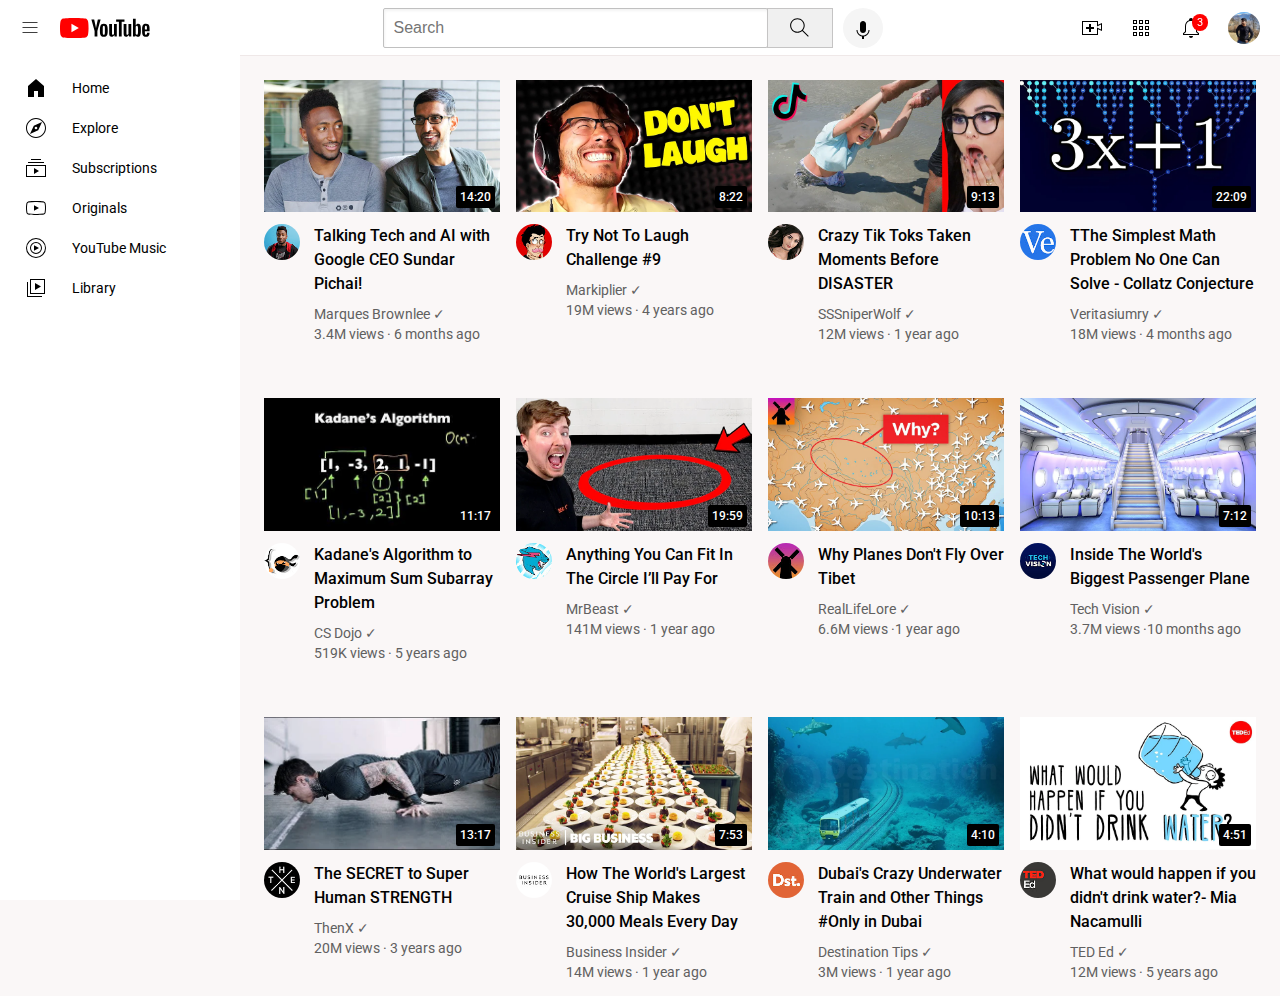
<file: index.html>
<!DOCTYPE html>
<html>

<head>
  <title>Youtube.com Clone</title>
  <link rel="preconnect" href="https://fonts.googleapis.com" />
  <link rel="preconnect" href="https://fonts.gstatic.com" crossorigin />
  <link
    href="https://fonts.googleapis.com/css2?family=Montserrat:wght@400;700&family=Roboto:wght@400;500;700&display=swap"
    rel="stylesheet" />
  <link rel="stylesheet" href="styles/video.css" />
  <link rel="stylesheet" href="styles/header.css" />
  <link rel="stylesheet" href="styles/general.css" />
  <link rel="stylesheet" href="./styles/sidebar.css" />
</head>

<body>
  <header class="header">
    <div class="left-section">
      <img class="hamburger-menu" src="./icons/hamburger-menu.svg" />
      <img class="youtube-logo" src="./icons/youtube-logo.svg" />

    </div>
    <div class="middle-section">
      <input class="search-bar" type="text" placeholder="Search" />
      <button class="search-button"><img class="search-icon" src="./icons/search.svg" />
        <div class="tooltip">Search</div>
      </button>

      <button class="voice-search-button"><img class="voice-search-icon" src="./icons/voice-search-icon.svg" />
        <div class="tooltip">Search with your voice</div>
      </button>
    </div>
    <div class="right-section">
      <div class="upload-icon-container"><img class="upload-icon" src="./icons/upload.svg" />
        <div class="tooltip">Create</div></button>
      </div>
      <div class="youtube-apps-icon-container"><img class="youtube-apps-icon" src="./icons/youtube-apps.svg" />
        <div class="tooltip">YouTube apps</div>
      </div>

      <div class="notifications-icon-container">
        <img class="notifications-icon" src="./icons/notifications.svg" />
        <div class="tooltip">Notifications</div>
        <div class="notifications-count">3</div>
      </div>

      <img class="current-user-picture" src="./channel-profilepictures/profile-pic.jpg" />



    </div>
  </header>

  <nav class="sidebar">

    <div class="sidebar-link"> <img src="icons/home.svg" />
      <div class="sidebar-text">Home</div>
    </div>
    <div class="sidebar-link"> <img src="icons/explore.svg" />
      <div class="sidebar-text">Explore</div>
    </div>
    <div class="sidebar-link"> <img src="icons/subscriptions.svg" />
      <div class="sidebar-text">Subscriptions</div>
    </div>
    <div class="sidebar-link"> <img src="icons/originals.svg" />
      <div class="sidebar-text">Originals</div>
    </div>
    <div class="sidebar-link"> <img src="icons/youtube-music.svg" />
      <div class="sidebar-text">YouTube Music</div>
    </div>
    <div class="sidebar-link"> <img src="icons/library.svg" />
      <div class="sidebar-text">Library</div>
    </div>

  </nav>

  <main>
    <section class="video-grid">


      <!-- video 1-->
      <div class="video-preview">
        <div class="thumbnail-row">
          <a href="https://youtu.be/n2RNcPRtAiY"><img class="thumbnail" src="thumbnails/thumbnail-1.webp" /></a>

          <div class="video-time ">14:20</div>
        </div>
        <div class="video-info-grid">
          <div class="channel-pictures">
            <div class="profile-picture-container">

              <a href="https://www.youtube.com/c/mkbhd"><img class="profile-picture"
                  src="channel-profilepictures/channel-1.jpeg" /></a>
              <div class="channel-tooltip">
                <img class="channel-tooltip-picture" src="channel-profilepictures/channel-1.jpeg" />
                <div>
                  <div>
                    <p class="channel-tooltip-name">Marques Brownlee</p>
                  </div>
                  <div>
                    <p class="channel-tooltip-stats">15M subscribers</p>
                  </div>

                </div>

              </div>


            </div>

          </div>

          <div class="video-info">
            <a class="video-title-link" href="https://youtu.be/n2RNcPRtAiY">
              <p class="video-title">
                Talking Tech and AI with Google CEO Sundar Pichai!
              </p>
            </a>

            <p class="video-author">Marques Brownlee &#10003;</p>
            <p class="video-stats">3.4M views &middot; 6 months ago</p>
          </div>
        </div>
      </div>

      <!-- video 2-->


      <div class="video-preview">
        <div class="thumbnail-row">
          <a href="https://youtu.be/mP0RAo9SKZk"><img class="thumbnail" src="thumbnails/thumbnail-2.webp" /></a>

          <div class="video-time ">8:22</div>
        </div>
        <div class="video-info-grid">
          <div class="channel-pictures">

            <div class="profile-picture-container">
              <a href="https://www.youtube.com/@markiplier"><img class="profile-picture"
                  src="channel-profilepictures/channel-2.jpeg" /></a>
              <div class="channel-tooltip">
                <img class="channel-tooltip-picture" src="channel-profilepictures/channel-2.jpeg" />
                <div>
                  <div>
                    <p class="channel-tooltip-name">Markiplier</p>
                  </div>
                  <div>
                    <p class="channel-tooltip-stats">35.2M subscribers</p>
                  </div>
                </div>

              </div>



            </div>


          </div>
          <div class="video-info">
            <a class="video-title-link" href="https://youtu.be/mP0RAo9SKZk">
              <p class="video-title">Try Not To Laugh Challenge #9</p>
            </a>

            <p class="video-author">Markiplier &#10003;</p>
            <p class="video-stats">19M views &middot; 4 years ago</p>
          </div>
        </div>
      </div>


      <!-- video 3-->
      <div class="video-preview">
        <div class="thumbnail-row">
          <a href="https://youtu.be/FgjPQQeTh1w"><img class="thumbnail" src="thumbnails/thumbnail-3.webp" /></a>

          <div class="video-time ">9:13</div>
        </div>
        <div class="video-info-grid">
          <div class="channel-pictures">
            <div class="profile-picture-container">
              <a href="https://www.youtube.com/@SSSniperWolf"><img class="profile-picture"
                  src="channel-profilepictures/channel-3.jpeg" /></a>
              <div class="channel-tooltip">
                <img class="channel-tooltip-picture" src="channel-profilepictures/channel-3.jpeg" />

                <div>
                  <div>
                    <p class="channel-tooltip-name">SSSniperWolf</p>
                  </div>
                  <div>
                    <p class="channel-tooltip-stats">33.7M subscribers</p>
                  </div>

                </div>

              </div>
            </div>


          </div>
          <div class="video-info">
            <a class="video-title-link" href="https://youtu.be/FgjPQQeTh1w">
              <p class="video-title">
                Crazy Tik Toks Taken Moments Before DISASTER
              </p>
            </a>


            <p class="video-author">SSSniperWolf &#10003;</p>
            <p class="video-stats">12M views &middot; 1 year ago</p>
          </div>
        </div>
      </div>


      <!-- video 4-->
      <div class="video-preview">
        <div class="thumbnail-row">
          <a href="https://youtu.be/094y1Z2wpJg"><img class="thumbnail" src="thumbnails/thumbnail-4.webp" /></a>

          <div class="video-time ">22:09</div>
        </div>
        <div class="video-info-grid">
          <div class="channel-pictures">
            <div class="profile-picture-container">
              <a href="https://www.youtube.com/@veritasium"> <img class="profile-picture"
                  src="channel-profilepictures/channel-4.jpeg" /></a>
              <div class="channel-tooltip">
                <img class="channel-tooltip-picture" src="channel-profilepictures/channel-4.jpeg" />
                <div>
                  <div>
                    <p class="channel-tooltip-name">Veritasium</p>
                  </div>
                  <div>
                    <p class="channel-tooltip-stats">13.9M subscribers</p>
                  </div>
                </div>

              </div>

            </div>

          </div>
          <div class="video-info">
            <a class="video-title-link" href="https://youtu.be/094y1Z2wpJg">
              <p class="video-title">
                TThe Simplest Math Problem No One Can Solve - Collatz Conjecture
              </p>
            </a>


            <p class="video-author">Veritasiumry &#10003;</p>
            <p class="video-stats">18M views &middot; 4 months ago</p>
          </div>
        </div>
      </div>


      <!-- video 5-->
      <div class="video-preview">
        <div class="thumbnail-row">
          <a href="https://youtu.be/86CQq3pKSUw"> <img class="thumbnail" src="thumbnails/thumbnail-5.webp" /></a>

          <div class="video-time ">11:17</div>
        </div>
        <div class="video-info-grid">
          <div class="channel-pictures">

            <div class="profile-picture-container">
              <a href="https://www.youtube.com/@CSDojo"> <img class="profile-picture"
                  src="channel-profilepictures/channel-5.jpeg" /></a>
              <div class="channel-tooltip">
                <img class="channel-tooltip-picture" src="channel-profilepictures/channel-5.jpeg" />
                <div>
                  <div>
                    <p class="channel-tooltip-name">CS Dojo</p>
                  </div>
                  <div>
                    <p class="channel-tooltip-stats">1.91M subscribers</p>
                  </div>
                </div>

              </div>

            </div>

          </div>
          <div class="video-info">
            <a class="video-title-link" href="https://youtu.be/86CQq3pKSUw">
              <p class="video-title">
                Kadane's Algorithm to Maximum Sum Subarray Problem
              </p>
            </a>


            <p class="video-author">CS Dojo &#10003;</p>
            <p class="video-stats">519K views &middot; 5 years ago</p>
          </div>
        </div>
      </div>


      <!-- video 6-->
      <div class="video-preview">
        <div class="thumbnail-row">
          <a href="https://youtu.be/yXWw0_UfSFg"><img class="thumbnail" src="thumbnails/thumbnail-6.webp" /></a>

          <div class="video-time ">19:59</div>
        </div>
        <div class="video-info-grid">
          <div class="channel-pictures">
            <div class="profile-picture-container">
              <a href="https://www.youtube.com/@MrBeast"> <img class="profile-picture"
                  src="channel-profilepictures/channel-6.jpeg" /></a>
              <div class="channel-tooltip">
                <img class="channel-tooltip-picture" src="channel-profilepictures/channel-6.jpeg" />
                <div>
                  <div class="channel-tooltip-name">MrBeast</div>
                  <div class="channel-tooltip-stats">167M subscribers</div>
                </div>

              </div>

            </div>


          </div>
          <div class="video-info">
            <a class="video-title-link" href="https://youtu.be/yXWw0_UfSFg">
              <p class="video-title">
                Anything You Can Fit In The Circle I’ll Pay For
              </p>
            </a>


            <p class="video-author">MrBeast &#10003;</p>
            <p class="video-stats">141M views &middot; 1 year ago</p>
          </div>
        </div>
      </div>



        <!-- video 7-->

        <div class="video-preview">
          <div class="thumbnail-row">
            <a href="https://youtu.be/fNVa1qMbF9Y"><img class="thumbnail" src="thumbnails/thumbnail-7.webp" /></a>

            <div class="video-time ">10:13</div>
          </div>
          <div class="video-info-grid">
            <div class="channel-pictures">
              <div class="profile-picture-container">
                <a href="https://www.youtube.com/@RealLifeLore"> <img class="profile-picture"
                    src="channel-profilepictures/channel-7.jpeg" /></a>
                <div class="channel-tooltip">
                  <img class="channel-tooltip-picture" src="channel-profilepictures/channel-7.jpeg" />
                  <div>
                    <div class="channel-tooltip-name">RealLifeLore</div>
                    <div class="channel-tooltip-stats">6.9M subscribers</div>
                  </div>

                </div>

              </div>


            </div>
            <div class="video-info">
              <a class="video-title-link" href="https://youtu.be/fNVa1qMbF9Y">
                <p class="video-title">
                  Why Planes Don't Fly Over Tibet
                </p>
              </a>


              <p class="video-author">RealLifeLore &#10003;</p>
              <p class="video-stats">6.6M views &middot;1 year ago</p>
            </div>
          </div>
        </div>



<!-- video 8-->

<div class="video-preview">
  <div class="thumbnail-row">
    <a href="https://youtu.be/lFm4EM1juls"><img class="thumbnail" src="thumbnails/thumbnail-8.webp" /></a>

    <div class="video-time ">7:12</div>
  </div>
  <div class="video-info-grid">
    <div class="channel-pictures">
      <div class="profile-picture-container">
        <a href="https://www.youtube.com/@adin"> <img class="profile-picture"
            src="channel-profilepictures/channel-8.jpeg" /></a>
        <div class="channel-tooltip">
          <img class="channel-tooltip-picture" src="channel-profilepictures/channel-8.jpeg" />
          <div>
            <div class="channel-tooltip-name">Tech Vision</div>
            <div class="channel-tooltip-stats">815K subscribers</div>
          </div>

        </div>

      </div>


    </div>
    <div class="video-info">
      <a class="video-title-link" href="https://youtu.be/lFm4EM1juls">
        <p class="video-title">
          Inside The World's Biggest Passenger Plane
        </p>
      </a>


      <p class="video-author">Tech Vision &#10003;</p>
      <p class="video-stats">3.7M views &middot;10 months ago</p>
    </div>
  </div>
</div>


  <!-- video 9-->

  <div class="video-preview">
    <div class="thumbnail-row">
      <a href="https://youtu.be/ixmxOlcrlUc"><img class="thumbnail" src="thumbnails/thumbnail-9.webp" /></a>

      <div class="video-time ">13:17</div>
    </div>
    <div class="video-info-grid">
      <div class="channel-pictures">
        <div class="profile-picture-container">
          <a href="https://www.youtube.com/@OFFICIALTHENXSTUDIOS"> <img class="profile-picture"
              src="channel-profilepictures/channel-9.jpeg" /></a>
          <div class="channel-tooltip">
            <img class="channel-tooltip-picture" src="channel-profilepictures/channel-9.jpeg" />
            <div>
              <div class="channel-tooltip-name">THENX</div>
              <div class="channel-tooltip-stats">7.66M subscribers</div>
            </div>

          </div>

        </div>


      </div>
      <div class="video-info">
        <a class="video-title-link" href="https://youtu.be/ixmxOlcrlUc">
          <p class="video-title">
            The SECRET to Super Human STRENGTH
          </p>
        </a>


        <p class="video-author">ThenX &#10003;</p>
        <p class="video-stats">20M views &middot; 3 years ago</p>
      </div>
    </div>
  </div>


    <!-- video 10-->

    <div class="video-preview">
      <div class="thumbnail-row">
        <a href="https://youtu.be/R2vXbFp5C9o"><img class="thumbnail" src="thumbnails/thumbnail-10.webp" /></a>

        <div class="video-time ">7:53</div>
      </div>
      <div class="video-info-grid">
        <div class="channel-pictures">
          <div class="profile-picture-container">
            <a href="https://www.youtube.com/@InsiderBusiness"> <img class="profile-picture"
                src="channel-profilepictures/channel-10.jpeg" /></a>
            <div class="channel-tooltip">
              <img class="channel-tooltip-picture" src="channel-profilepictures/channel-10.jpeg" />
              <div>
                <div class="channel-tooltip-name">Business Insider</div>
                <div class="channel-tooltip-stats">7.89M subscribers</div>
              </div>

            </div>

          </div>


        </div>
        <div class="video-info">
          <a class="video-title-link" href="https://youtu.be/R2vXbFp5C9o">
            <p class="video-title">
              How The World's Largest Cruise Ship Makes 30,000 Meals Every Day
            </p>
          </a>


          <p class="video-author">Business Insider &#10003;</p>
          <p class="video-stats">14M views &middot; 1 year ago</p>
        </div>
      </div>
    </div>




      <!-- video 11-->

      <div class="video-preview">
        <div class="thumbnail-row">
          <a href="https://youtu.be/0nZuYyXET3s"><img class="thumbnail" src="thumbnails/thumbnail-11.webp" /></a>

          <div class="video-time ">4:10</div>
        </div>
        <div class="video-info-grid">
          <div class="channel-pictures">
            <div class="profile-picture-container">
              <a href="https://www.youtube.com/@Destinationtips"> <img class="profile-picture"
                  src="channel-profilepictures/channel-11.jpeg" /></a>
              <div class="channel-tooltip">
                <img class="channel-tooltip-picture" src="channel-profilepictures/channel-11.jpeg" />
                <div>
                  <div class="channel-tooltip-name">Destination tips</div>
                  <div class="channel-tooltip-stats">282K subscribers</div>
                </div>

              </div>

            </div>


          </div>
          <div class="video-info">
            <a class="video-title-link" href="https://youtu.be/0nZuYyXET3s">
              <p class="video-title">
                Dubai's Crazy Underwater Train and Other Things &#35;Only in Dubai
              </p>
            </a>


            <p class="video-author">Destination Tips &#10003;</p>
            <p class="video-stats">3M views &middot; 1 year ago</p>
          </div>
        </div>
      </div>






        <!-- video 12-->

        <div class="video-preview">
          <div class="thumbnail-row">
            <a href="https://youtu.be/9iMGFqMmUFs"><img class="thumbnail" src="thumbnails/thumbnail-12.webp" /></a>

            <div class="video-time ">4:51</div>
          </div>
          <div class="video-info-grid">
            <div class="channel-pictures">
              <div class="profile-picture-container">
                <a href="https://www.youtube.com/@TEDEd"> <img class="profile-picture"
                    src="channel-profilepictures/channel-12.jpeg" /></a>
                <div class="channel-tooltip">
                  <img class="channel-tooltip-picture" src="channel-profilepictures/channel-12.jpeg" />
                  <div>
                    <div class="channel-tooltip-name">TED-Ed</div>
                    <div class="channel-tooltip-stats">18.8M subscribers</div>
                  </div>

                </div>

              </div>


            </div>
            <div class="video-info">
              <a class="video-title-link" href="https://youtu.be/9iMGFqMmUFs">
                <p class="video-title">
                  What would happen if you didn't drink water?- Mia Nacamulli
                </p>
              </a>


              <p class="video-author">TED Ed &#10003;</p>
              <p class="video-stats">12M views &middot; 5 years ago</p>
            </div>
          </div>
        </div>




    </section>



  </main>

</body>

</html>
</file>
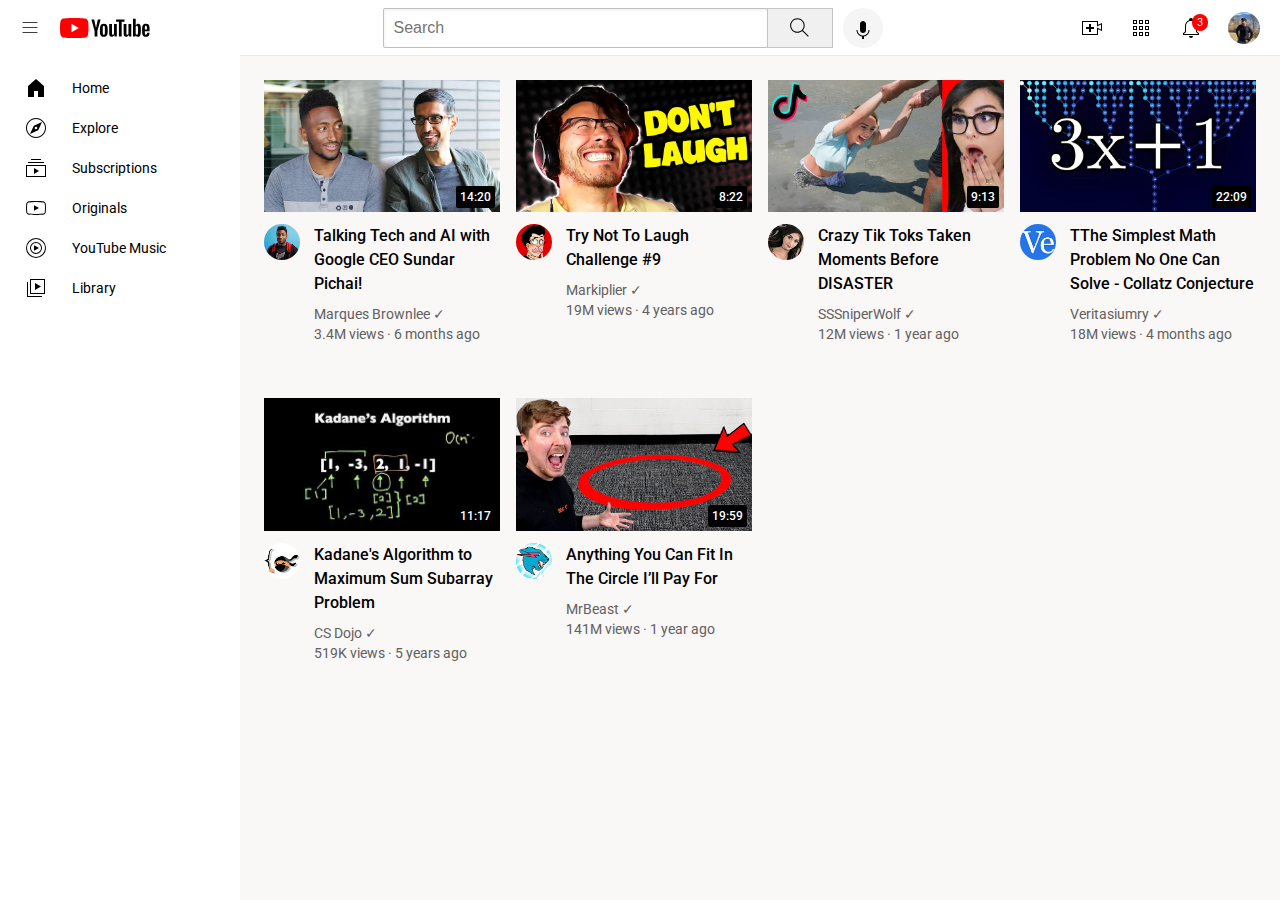
<file: youtube.html>
<!DOCTYPE html>
<html>
  <head>
    <title>Youtube.com Clone</title>
    <link rel="preconnect" href="https://fonts.googleapis.com" />
    <link rel="preconnect" href="https://fonts.gstatic.com" crossorigin />
    <link
      href="https://fonts.googleapis.com/css2?family=Montserrat:wght@400;700&family=Roboto:wght@400;500;700&display=swap"
      rel="stylesheet"
    />
    <link rel="stylesheet" href="styles/video.css" />
    <link rel="stylesheet" href="styles/header.css" />
    <link rel="stylesheet" href="styles/general.css" />
    <link rel="stylesheet" href="./styles/sidebar.css"/>
  </head>
  <body>
    <header class="header">
      <div class="left-section">
        <img class="hamburger-menu" src="./icons/hamburger-menu.svg" />
        <img class="youtube-logo" src="./icons/youtube-logo.svg" />
        
      </div>
      <div class="middle-section">
        <input class="search-bar" type="text" placeholder="Search" />
        <button class="search-button"><img class="search-icon" src="./icons/search.svg"/>
          <div class="tooltip">Search</div></button>
        
        <button class="voice-search-button"><img class="voice-search-icon" src="./icons/voice-search-icon.svg"/>
          <div class="tooltip">Search with your voice</div></button>
      </div>
      <div class="right-section">
        <div class="upload-icon-container"><img class="upload-icon" src="./icons/upload.svg"/>
          <div class="tooltip">Create</div></button></div>
         <div class="youtube-apps-icon-container"><img class="youtube-apps-icon" src="./icons/youtube-apps.svg" />
          <div class="tooltip">YouTube apps</div> </div>
         
         <div class="notifications-icon-container">
          <img class="notifications-icon" src="./icons/notifications.svg" />
          <div class="tooltip">Notifications</div>
          <div class="notifications-count">3</div>
        </div>

        <img class="current-user-picture" src="./channel-profilepictures/profile-pic.jpg" />
         


      </div>
    </header>  

<nav class="sidebar">
  
  <div class="sidebar-link"> <img src="icons/home.svg"/>
  <div class="sidebar-text">Home</div></div>
  <div class="sidebar-link"> <img src="icons/explore.svg" />
  <div class="sidebar-text">Explore</div></div>
  <div class="sidebar-link"> <img src="icons/subscriptions.svg" />
  <div class="sidebar-text">Subscriptions</div></div>
  <div class="sidebar-link"> <img src="icons/originals.svg" />
  <div class="sidebar-text">Originals</div></div>
  <div class="sidebar-link"> <img src="icons/youtube-music.svg" />
  <div class="sidebar-text">YouTube Music</div></div>
  <div class="sidebar-link"> <img src="icons/library.svg" />
  <div class="sidebar-text">Library</div></div>

</nav>

<main>
  <section class="video-grid">
    <div class="video-preview">
      <div class="thumbnail-row">
        <a href="https://youtu.be/n2RNcPRtAiY"><img class="thumbnail" src="thumbnails/thumbnail-1.webp" /></a>
        
      <div class="video-time ">14:20</div>
      </div>
      <div class="video-info-grid">
        <div class="channel-pictures">
          <div class="profile-picture-container">

            <a href="https://www.youtube.com/c/mkbhd"><img
              class="profile-picture"
              src="channel-profilepictures/channel-1.jpeg"
            /></a>
            <div class="channel-tooltip">
              <img class="channel-tooltip-picture" src="channel-profilepictures/channel-1.jpeg"/>
              <div>
                <div><p class="channel-tooltip-name">Marques Brownlee</p></div>
              <div>
                <p class="channel-tooltip-stats">15M subscribers</p></div>

              </div>
              
              </div>
              
                    
                  </div>

          </div>
   
        <div class="video-info">
          <a class="video-title-link" href="https://youtu.be/n2RNcPRtAiY"><p class="video-title">
            Talking Tech and AI with Google CEO Sundar Pichai!
          </p></a>
          
          <p class="video-author">Marques Brownlee &#10003;</p>
          <p class="video-stats">3.4M views &middot; 6 months ago</p>
        </div>
      </div>
    </div>

    <div class="video-preview">
      <div class="thumbnail-row">
        <a href="https://youtu.be/mP0RAo9SKZk"><img class="thumbnail" src="thumbnails/thumbnail-2.webp" /></a>
        
        <div class="video-time ">8:22</div>
      </div>
      <div class="video-info-grid">
        <div class="channel-pictures">

          <div class="profile-picture-container">
            <a href="https://www.youtube.com/@markiplier"><img
              class="profile-picture"
              src="channel-profilepictures/channel-2.jpeg"
            /></a>
            <div class="channel-tooltip">
              <img class="channel-tooltip-picture" src="channel-profilepictures/channel-2.jpeg"/>
              <div>
                <div><p class="channel-tooltip-name">Markiplier</p></div>
                <div>
                  <p class="channel-tooltip-stats">35.2M subscribers</p></div>
                </div>

              </div>
             


          </div>
          
          
        </div>
        <div class="video-info">
          <a class="video-title-link" href="https://youtu.be/mP0RAo9SKZk"><p class="video-title">Try Not To Laugh Challenge #9</p></a>
         
          <p class="video-author">Markiplier &#10003;</p>
          <p class="video-stats">19M views &middot; 4 years ago</p>
        </div>
      </div>
    </div>

    <div class="video-preview">
      <div class="thumbnail-row">
        <a href="https://youtu.be/FgjPQQeTh1w"><img class="thumbnail" src="thumbnails/thumbnail-3.webp" /></a>
        
        <div class="video-time ">9:13</div>
      </div>
      <div class="video-info-grid">
        <div class="channel-pictures">
          <div class="profile-picture-container">
            <a href="https://www.youtube.com/@SSSniperWolf"><img
              class="profile-picture"
              src="channel-profilepictures/channel-3.jpeg"
            /></a>
            <div class="channel-tooltip">
              <img class="channel-tooltip-picture" src="channel-profilepictures/channel-3.jpeg"/>

              <div>
                <div><p class="channel-tooltip-name">SSSniperWolf</p></div>
                <div>
                  <p class="channel-tooltip-stats">33.7M subscribers</p></div>

              </div>
              
              </div>
          </div>
          
          
        </div>
        <div class="video-info">
          <a class="video-title-link" href="https://youtu.be/FgjPQQeTh1w"><p class="video-title">
            Crazy Tik Toks Taken Moments Before DISASTER
          </p></a>
          
         
          <p class="video-author">SSSniperWolf &#10003;</p>
          <p class="video-stats">12M views &middot; 1 year ago</p>
        </div>
      </div>
    </div>

    <div class="video-preview">
      <div class="thumbnail-row">
        <a href="https://youtu.be/094y1Z2wpJg"><img class="thumbnail" src="thumbnails/thumbnail-4.webp" /></a>
        
        <div class="video-time ">22:09</div>
      </div>
      <div class="video-info-grid">
        <div class="channel-pictures">
          <div class="profile-picture-container">
            <a href="https://www.youtube.com/@veritasium"> <img
              class="profile-picture"
              src="channel-profilepictures/channel-4.jpeg"
            /></a>
            <div class="channel-tooltip">
              <img class="channel-tooltip-picture" src="channel-profilepictures/channel-4.jpeg"/>
              <div>
                <div><p class="channel-tooltip-name">Veritasium</p></div>
              <div>
                <p class="channel-tooltip-stats">13.9M subscribers</p></div>
              </div>
              
              </div>
           
          </div>
          
        </div>
        <div class="video-info">
          <a  class="video-title-link" href="https://youtu.be/094y1Z2wpJg"><p class="video-title">
            TThe Simplest Math Problem No One Can Solve - Collatz Conjecture
          </p></a>
          
         
          <p class="video-author">Veritasiumry &#10003;</p>
          <p class="video-stats">18M views &middot; 4 months ago</p>
        </div>
      </div>
    </div>

    <div class="video-preview">
      <div class="thumbnail-row">
        <a href="https://youtu.be/86CQq3pKSUw"> <img class="thumbnail" src="thumbnails/thumbnail-5.webp" /></a>
       
        <div class="video-time ">11:17</div>
      </div>
      <div class="video-info-grid">
        <div class="channel-pictures">

          <div class="profile-picture-container">
            <a href="https://www.youtube.com/@CSDojo"> <img
              class="profile-picture"
              src="channel-profilepictures/channel-5.jpeg"
            /></a>
            <div class="channel-tooltip">
              <img class="channel-tooltip-picture" src="channel-profilepictures/channel-5.jpeg"/>
              <div>
                <div><p class="channel-tooltip-name">CS Dojo</p></div>
              <div>
                <p class="channel-tooltip-stats">1.91M subscribers</p></div>
              </div>
              
              </div>
           
          </div>
          
        </div>
        <div class="video-info">
          <a class="video-title-link" href="https://youtu.be/86CQq3pKSUw"><p class="video-title">
            Kadane's Algorithm to Maximum Sum Subarray Problem
          </p></a>
          
          
          <p class="video-author">CS Dojo &#10003;</p>
          <p class="video-stats">519K views &middot; 5 years ago</p>
        </div>
      </div>
    </div>



    <div class="video-preview">
      <div class="thumbnail-row">
        <a href="https://youtu.be/yXWw0_UfSFg"><img class="thumbnail" src="thumbnails/thumbnail-6.webp" /></a>
        
        <div class="video-time ">19:59</div>
      </div>
      <div class="video-info-grid">
        <div class="channel-pictures">
          <div class="profile-picture-container">
            <a href="https://www.youtube.com/@MrBeast"> <img
              class="profile-picture"
              src="channel-profilepictures/channel-6.jpeg"
            /></a>
            <div class="channel-tooltip">
              <img  class="channel-tooltip-picture" src="channel-profilepictures/channel-6.jpeg"/>
              <div> <div class="channel-tooltip-name">MrBeast</div>
              <div
 class="channel-tooltip-stats">167M subscribers</div></div>
             
              </div>

          </div>
          
         
        </div>
        <div class="video-info">
          <a class="video-title-link" href="https://youtu.be/yXWw0_UfSFg"><p class="video-title">
            Anything You Can Fit In The Circle I’ll Pay For
          </p></a>
          
         
          <p class="video-author">MrBeast &#10003;</p>
          <p class="video-stats">141M views &middot; 1 year ago</p>
        </div>
      </div>
    </section>



</main>

</body>
</html>
</file>
<file: styles/video.css>
.thumbnail {
    width: 100%;
  }
  .video-title {
    font-weight: 500;
    font-size: 14px;
    line-height: 20px;
    margin-bottom: 10px;
    margin-top: 0px;
  }

  @media (min-width:1000px)
  {
    .video-title{
      font-size: 16px;
      line-height: 24px;
    }
  }

  .video-stats {
    font-size: 12px;
    margin-bottom: 16px;
    color: rgb(96,96,96);
  }

  .video-author {
    font-size: 12px;
    margin-bottom: 4px;
    color:rgb(96,96,96);
  }

  @media (min-width:1000px){
    .video-author,
    .video-stats{
      font-size: 14px;
    }
  }
  

  .video-info-grid {
    display: grid;
    grid-template-columns: 50px 1fr;
  }

  .profile-picture {
    width: 36px;
    border-radius: 50%;
    cursor: pointer;
  }

  .thumbnail-row {
    margin-bottom: 8px;
    position: relative;
  }

  .video-grid {
    display: grid;
    grid-template-columns: 1fr 1fr 1fr;
    column-gap: 16px;
    row-gap: 40px;
  }

  @media(max-width: 750px){
    .video-grid{
      grid-template-columns: 1fr 1fr;
    }
  }


  @media(min-width:751px) and (max-width:999px){
    .video-grid{
      grid-template-columns: 1fr 1fr 1fr;
    }
  }
@media(min-width:1000px){
  .video-grid{
    grid-template-columns: 1fr 1fr 1fr 1fr;
  }
}



  .video-time{
    background-color: black;
    color: white;
    position: absolute;
    bottom: 8px;
    right: 5px;
    
    font-size: 12px;
    font-weight: 500; 
    padding: 4px;
    border-radius: 2px;
  }

  .video-title-link{
    text-decoration: none;
    color: black;
  }

.profile-picture-container{
  position: relative;
  display: inline-block;
}

.channel-tooltip{
  background-color: white;
  width: 200px;
  padding: 12px 12px;
  box-shadow: 2px 3px 10px rgba(0,0,0,0.3);
  border-radius: 6px;
  position: absolute;
  top: 55px;
  z-index: 300;
  opacity: 0;
  pointer-events: none;

  display: flex;
  align-items: center;
  transition: opacity 0.15s;
}

.profile-picture-container:hover .channel-tooltip{
  opacity: 1;
}

.channel-tooltip-picture{
  width: 50px;
  height: 50px;
  border-radius: 50px;
  margin-right: 8px;
}

.channel-tooltip-name{
  
  font-weight: bold;
  font-size: 16px;
  margin-bottom: 4px;

}

.channel-tooltip-stats{
 
  color: rgb(96,96,96);
  font-size: 14px;
}
</file>
<file: styles/header.css>
.header{
    height: 55px;
    display: flex;
    flex-direction: row;
    justify-content: space-between;
    margin-top: 0px;
    margin-bottom: 0px;


    position: fixed;
    left: 0;
    top: 0;
    right: 0;
    background-color: white;
    border-bottom-width: 1px ;
    border-bottom-style: solid;
    border-bottom-color: rgb(239, 232, 232);
    z-index: 100;
}

.left-section{
    display: flex;
    align-items: center;
}   

    .hamburger-menu{
       height: 20px;
       margin-left: 20px;
       margin-right: 20px;
    }
    
    .youtube-logo{
        height: 20px;
    }

.middle-section{

    flex: 1;
    margin-left: 70px;
    margin-right: 35px;
    max-width: 500px;
    display: flex;
    align-items: center;
    flex-direction: row;
}

.search-bar{
    flex: 1;
    height: 36px;
    padding-left: 10px;
    font-size: 16px;
    border: 1px solid rgb(192,192,192);
    border-radius: 2px;
    box-shadow: inset 1px 2px 3px rgba(0, 0, 0, 0.05);
    width: 0;
}

.search-bar ::placeholder{
    
    font-size: 16px;


}
.search-button{
    height: 40px;
    width: 66px;
    background-color: rgb(240,240, 240) ;
    border-width: 1px;
    border-style: solid;
    border-color: rgb(197, 196, 196);
    margin-left: -1px;
    margin-right: 10px;
    position: relative;

}
.search-button,
.voice-search-button,
.upload-icon-container , 
.youtube-apps-icon-container,
.notifications-icon-container{
    position: relative;
    display: flex;
    justify-content: center;
    align-items: center ;
    cursor: pointer;
}
.search-button .tooltip,
.voice-search-button .tooltip,
.upload-icon-container .tooltip,
.youtube-apps-icon-container .tooltip,
.notifications-icon-container .tooltip{
    position: absolute;
    background-color: gray;
    color: white;
    padding-top: 4px;
    padding-left: 8px;
    padding-bottom: 4px;
    padding-right: 8px;
    border-radius: 2px;
    font-size: 12px;
    bottom: -30px;
    opacity: 0;
    transition: opacity 0.15s;
    pointer-events:none;
    white-space: nowrap;
}

.search-button:hover .tooltip ,
.voice-search-button:hover .tooltip,
.upload-icon-container:hover .tooltip,
.youtube-apps-icon-container:hover .tooltip,
.notifications-icon-container:hover .tooltip
{
    opacity: 1;
}
.search-icon{
    height: 25px;
    
}


.voice-search-button{
    height: 40px;
    width: 40px;
    border-radius: 20px;
    border: none;
    background-color: rgb(245,245,245);
    
}

.voice-search-icon{
    height: 24px;
    margin-top: 4px;
    
}
.right-section{
    width: 180px;
    margin-right: 20px;
    display: flex;
    align-items: center;
    justify-content: space-between;
    flex-shrink: 0;
}  

.upload-icon{
    height: 24px;
}

.youtube-apps-icon{
    height: 24px;
}

.notifications-icon{
    height: 24px;
}

.notifications-icon-container{
    position: relative;
}

.notifications-count{
    position: absolute;
    top: -2px;
    right: -5px;
    background-color: red;
    color: white;
    font-size: 11px;
    padding-left: 5px;
    padding-right: 5px;
    padding-top: 2px;
    padding-bottom: 2px;
    border-radius: 10px;
}

.current-user-picture{
    height: 32px;
    border-radius: 16px;
    cursor: pointer;
}
</file>
<file: styles/general.css>
p {
   
    margin-top: 0px;
    margin-bottom: 0px;
  }
  
  body{
    font-family: Roboto, Arial;
    margin: 0px;
    padding-top: 80px;
    padding-left: 96px;
    padding-right: 24px;
    background-color: rgb(250, 247, 247);
  }

  @media (min-width:1200.1px)
  {
    body{
      margin-left: 168px;
    }
  }
</file>
<file: styles/sidebar.css>
@media(max-width:1200px){
    .sidebar{
        position: fixed;
        left: 0;
        bottom: 0;
        top: 55px;
        background-color: white;
        width: 72px;
        z-index: 200;
        padding-top: 5px;
    }
    .sidebar-link{
        height: 74px;
        display: flex;
        flex-direction: column;
        justify-content: center;
        align-items: center;
        cursor: pointer;
    }

    .sidebar-link:hover{
        background-color: rgb(235,235,235);
    }
 
    .sidebar-link img {
        height: 24px;
        margin-bottom: 4px;
        }
        
        .sidebar-link div{
            font-size: 10px;
        
        }
}

@media (min-width: 1200.1px) {
    .sidebar {
      position: fixed;
      left: 0;
      bottom: 0;
      top: 55px;
      background-color: white;
      width: 240px;
      z-index: 200;
      padding-top: 13px;
    }
  
    .sidebar-link {
      display: flex;
      align-items: center;
      cursor: pointer;
      padding: 8px 24px;
    }
  
    .sidebar-link:hover {
      background-color: rgb(235, 235, 235);
    }
  
    .sidebar-link img {
      height: 24px;
      margin-right: 24px;
    }
  
    .sidebar-link div {
      font-family: Roboto, Arial;
      font-size: 14px;
    }
  }
</file>
